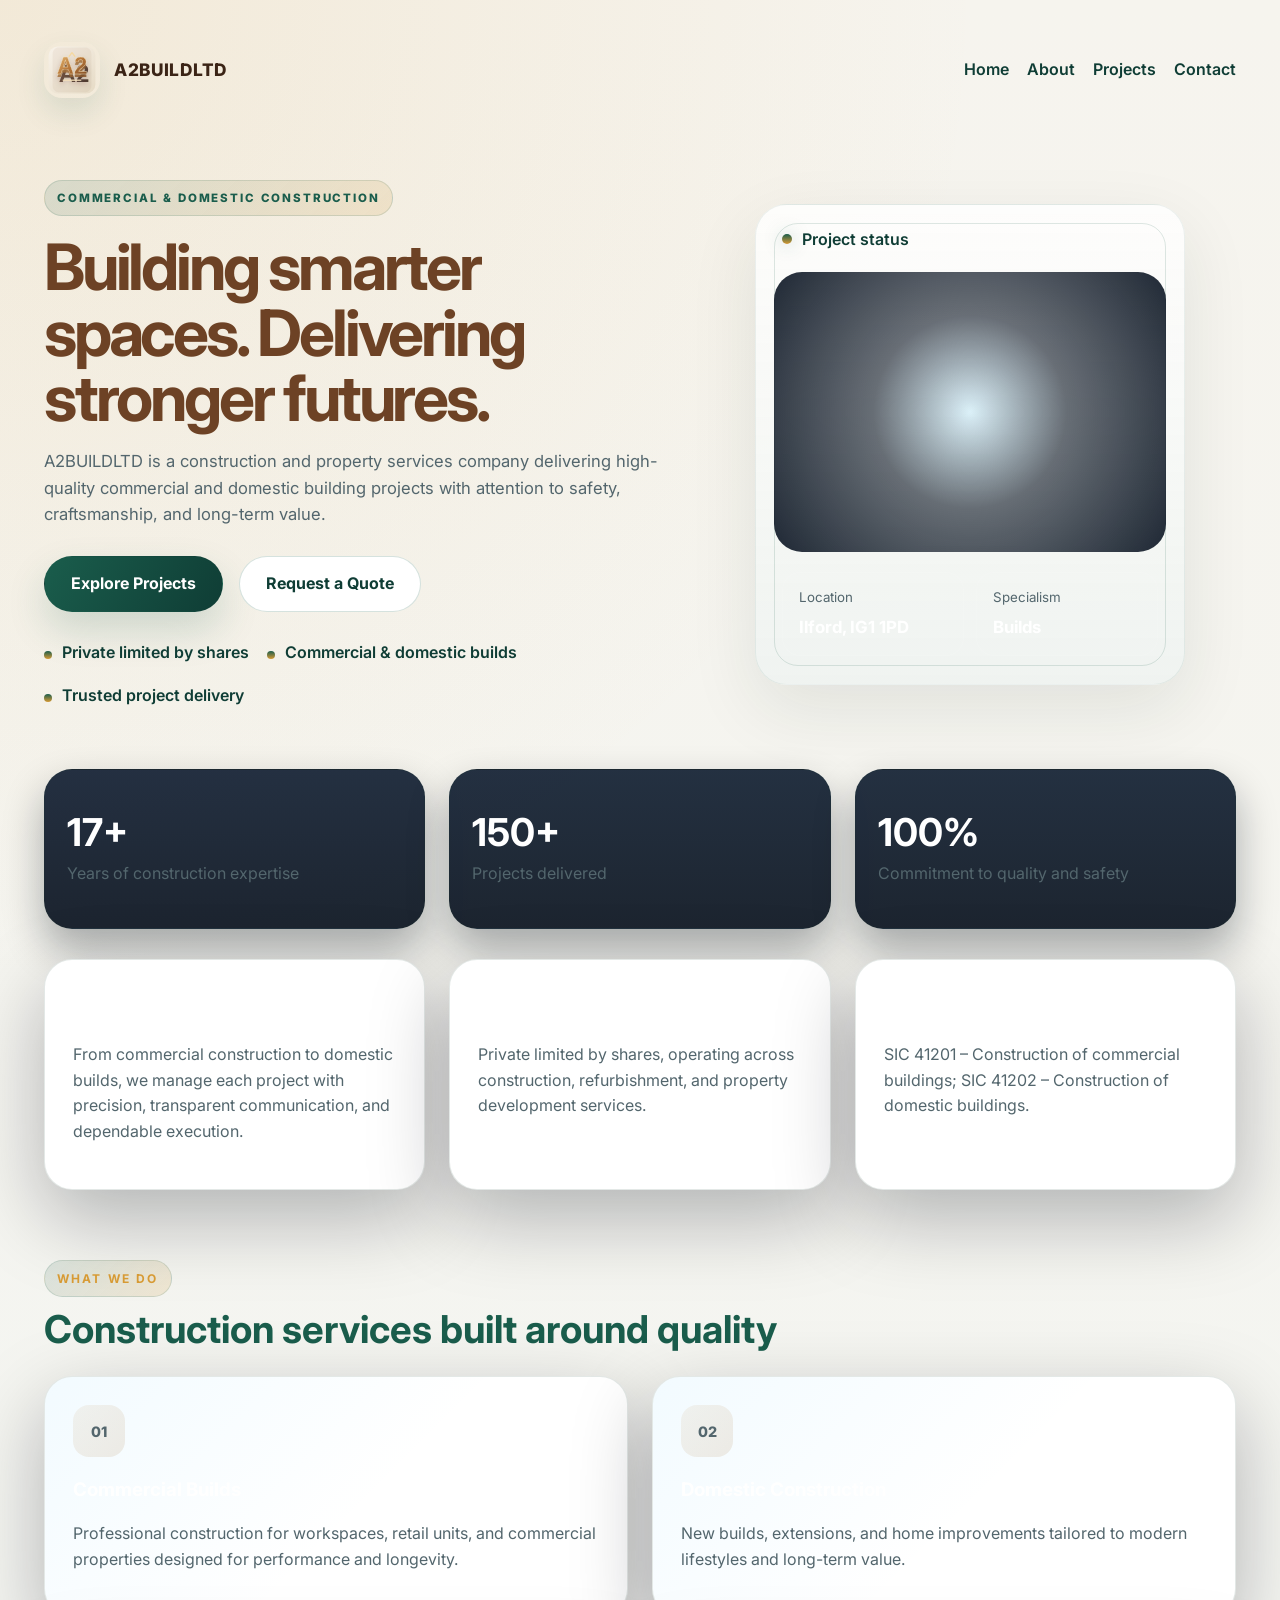
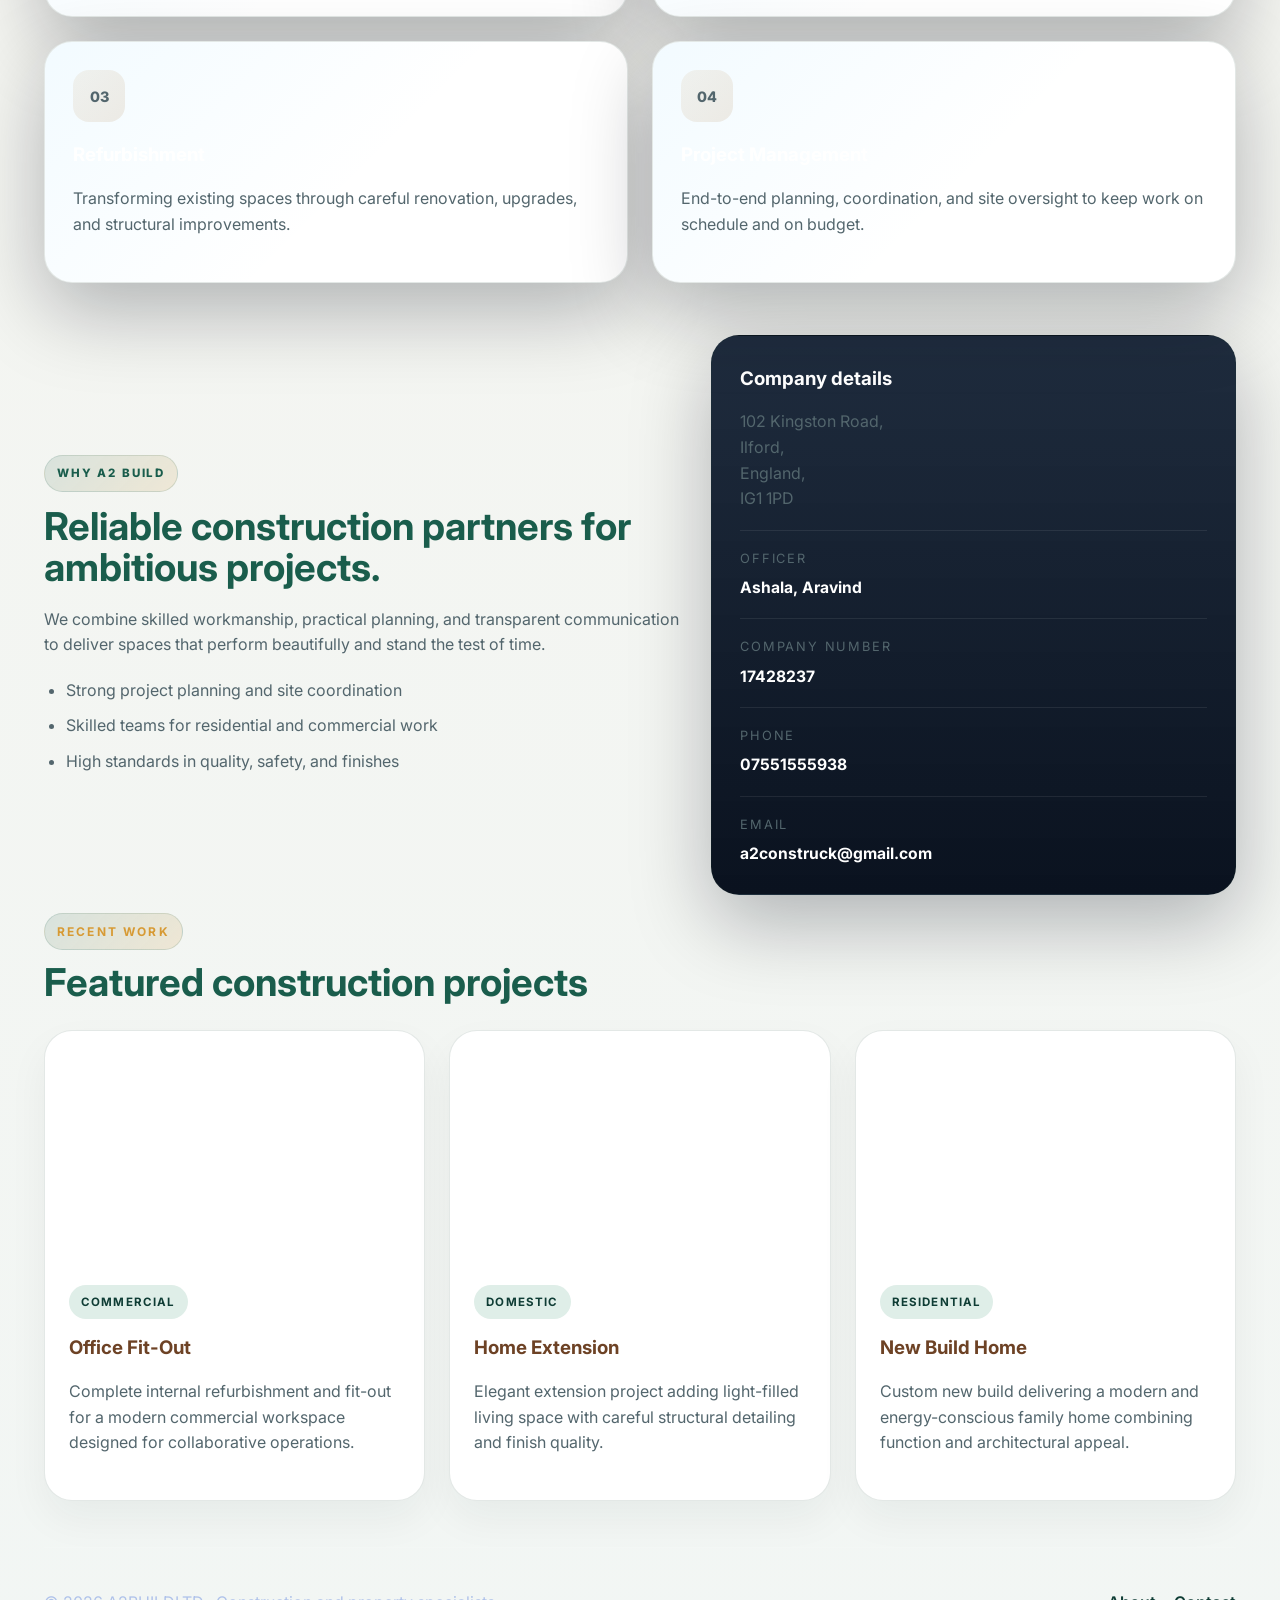
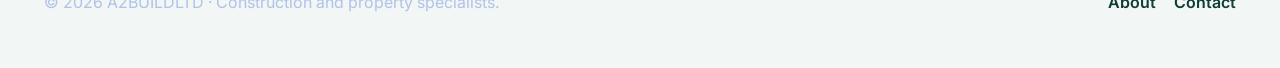
<file: index.html>
<!DOCTYPE html>
<html lang="en">
<head>
  <meta charset="UTF-8" />
  <meta name="viewport" content="width=device-width, initial-scale=1.0" />
  <title>A2BUILDLTD | Construction & Property Specialists</title>
  <meta name="description" content="A2BUILDLTD delivers professional construction, renovation, and property development services for commercial and domestic projects." />
  <link rel="preconnect" href="https://fonts.googleapis.com" />
  <link rel="preconnect" href="https://fonts.gstatic.com" crossorigin />
  <link href="https://fonts.googleapis.com/css2?family=Inter:wght@400;500;600;700;800&display=swap" rel="stylesheet" />
  <link rel="stylesheet" href="styles.css" />
</head>
<body>
  <div class="page-shell">
    <header class="site-header">
      <a class="brand" href="index.html" aria-label="A2BUILDLTD home">
        <img src="assets/logo.svg" alt="A2BUILDLTD logo" class="brand-mark" />
        <span>A2BUILDLTD</span>
      </a>
      <nav class="site-nav">
        <a href="index.html">Home</a>
        <a href="about.html">About</a>
        <a href="suggestions.html">Projects</a>
        <a href="contact.html">Contact</a>
      </nav>
    </header>

    <main>
      <section class="hero-section">
        <div class="hero-copy">
          <span class="eyebrow">Commercial & domestic construction</span>
          <h1>Building smarter spaces. Delivering stronger futures.</h1>
          <p>A2BUILDLTD is a construction and property services company delivering high-quality commercial and domestic building projects with attention to safety, craftsmanship, and long-term value.</p>
          <div class="hero-actions">
            <a class="btn btn-primary" href="suggestions.html">Explore Projects</a>
            <a class="btn btn-outline" href="contact.html">Request a Quote</a>
          </div>
          <ul class="hero-trust">
            <li>Private limited by shares</li>
            <li>Commercial & domestic builds</li>
            <li>Trusted project delivery</li>
          </ul>
        </div>

        <div class="hero-visual">
          <div class="showcase-card" id="heroCard">
            <div class="panel-header">
              <span class="status-dot"></span>
              <span>Project status</span>
            </div>
            <div class="office-visual" aria-label="Construction site photograph"></div>
            <div class="info-strip">
              <div>
                <small>Location</small>
                <strong>Ilford, IG1 1PD</strong>
              </div>
              <div>
                <small>Specialism</small>
                <strong>Builds</strong>
              </div>
            </div>
          </div>
        </div>
      </section>

      <section class="stats-grid" aria-label="company metrics">
        <article>
          <strong>17+</strong>
          <span>Years of construction expertise</span>
        </article>
        <article>
          <strong>150+</strong>
          <span>Projects delivered</span>
        </article>
        <article>
          <strong>100%</strong>
          <span>Commitment to quality and safety</span>
        </article>
      </section>

      <section class="info-grid" id="about">
        <article>
          <h2>Our focus</h2>
          <p>From commercial construction to domestic builds, we manage each project with precision, transparent communication, and dependable execution.</p>
        </article>
        <article>
          <h2>Company type</h2>
          <p>Private limited by shares, operating across construction, refurbishment, and property development services.</p>
        </article>
        <article>
          <h2>Nature of business</h2>
          <p>SIC 41201 – Construction of commercial buildings; SIC 41202 – Construction of domestic buildings.</p>
        </article>
      </section>

      <section class="services-section" id="services">
        <div class="section-header">
          <span>What we do</span>
          <h2 style="color: #1a5d4c;">Construction services built around quality</h2>
        </div>
        <div class="card-grid">
          <article class="feature-card">
            <div class="icon">01</div>
            <h3>Commercial Builds</h3>
            <p>Professional construction for workspaces, retail units, and commercial properties designed for performance and longevity.</p>
          </article>
          <article class="feature-card">
            <div class="icon">02</div>
            <h3>Domestic Construction</h3>
            <p>New builds, extensions, and home improvements tailored to modern lifestyles and long-term value.</p>
          </article>
          <article class="feature-card">
            <div class="icon">03</div>
            <h3>Refurbishment</h3>
            <p>Transforming existing spaces through careful renovation, upgrades, and structural improvements.</p>
          </article>
          <article class="feature-card">
            <div class="icon">04</div>
            <h3>Project Management</h3>
            <p>End-to-end planning, coordination, and site oversight to keep work on schedule and on budget.</p>
          </article>
        </div>
      </section>

      <section class="showcase-panel">
        <div class="showcase-copy">
          <span class="eyebrow">Why A2 BUILD</span>
          <h2 style="color: #1a5d4c;">Reliable construction partners for ambitious projects.</h2>
          <p>We combine skilled workmanship, practical planning, and transparent communication to deliver spaces that perform beautifully and stand the test of time.</p>
          <ul>
            <li>Strong project planning and site coordination</li>
            <li>Skilled teams for residential and commercial work</li>
            <li>High standards in quality, safety, and finishes</li>
          </ul>
        </div>

        <div class="address-card">
          <h3>Company details</h3>
          <p>102 Kingston Road,<br />Ilford,<br />England,<br />IG1 1PD</p>
          <div class="mini-detail">
            <span>Officer</span>
            <strong>Ashala, Aravind</strong>
          </div>
          <div class="mini-detail">
            <span>Company number</span>
            <strong>17428237</strong>
          </div>
          <div class="mini-detail">
            <span>Phone</span>
            <strong>07551555938</strong>
          </div>
          <div class="mini-detail">
            <span>Email</span>
            <strong>a2construck@gmail.com</strong>
          </div>
        </div>
      </section>

      <section class="projects-section">
        <div class="section-header">
          <span>Recent work</span>
          <h2 style="color: #1a5d4c;">Featured construction projects</h2>
        </div>
        <div class="project-grid">
          <article class="project-card">
            <div class="project-image" style="background-image:url('https://images.unsplash.com/photo-1504307651254-35680f356dfd?auto=format&fit=crop&w=900&q=80');"></div>
            <div class="project-body">
              <span class="meta">Commercial</span>
              <h3>Office Fit-Out</h3>
              <p>Complete internal refurbishment and fit-out for a modern commercial workspace designed for collaborative operations.</p>
            </div>
          </article>
          <article class="project-card">
            <div class="project-image" style="background-image:url('https://images.unsplash.com/photo-1484154218962-a197022b5858?auto=format&fit=crop&w=900&q=80');"></div>
            <div class="project-body">
              <span class="meta">Domestic</span>
              <h3>Home Extension</h3>
              <p>Elegant extension project adding light-filled living space with careful structural detailing and finish quality.</p>
            </div>
          </article>
          <article class="project-card">
            <div class="project-image" style="background-image:url('https://images.unsplash.com/photo-1512917774080-9991f1c4c750?auto=format&fit=crop&w=900&q=80');"></div>
            <div class="project-body">
              <span class="meta">Residential</span>
              <h3>New Build Home</h3>
              <p>Custom new build delivering a modern and energy-conscious family home combining function and architectural appeal.</p>
            </div>
          </article>
        </div>
      </section>
    </main>

    <footer class="site-footer">
      <p>&copy; 2026 A2BUILDLTD · Construction and property specialists.</p>
      <div class="footer-links">
        <a href="about.html">About</a>
        <a href="contact.html">Contact</a>
      </div>
    </footer>
  </div>
  <script src="script.js"></script>
</body>
</html>
</file>
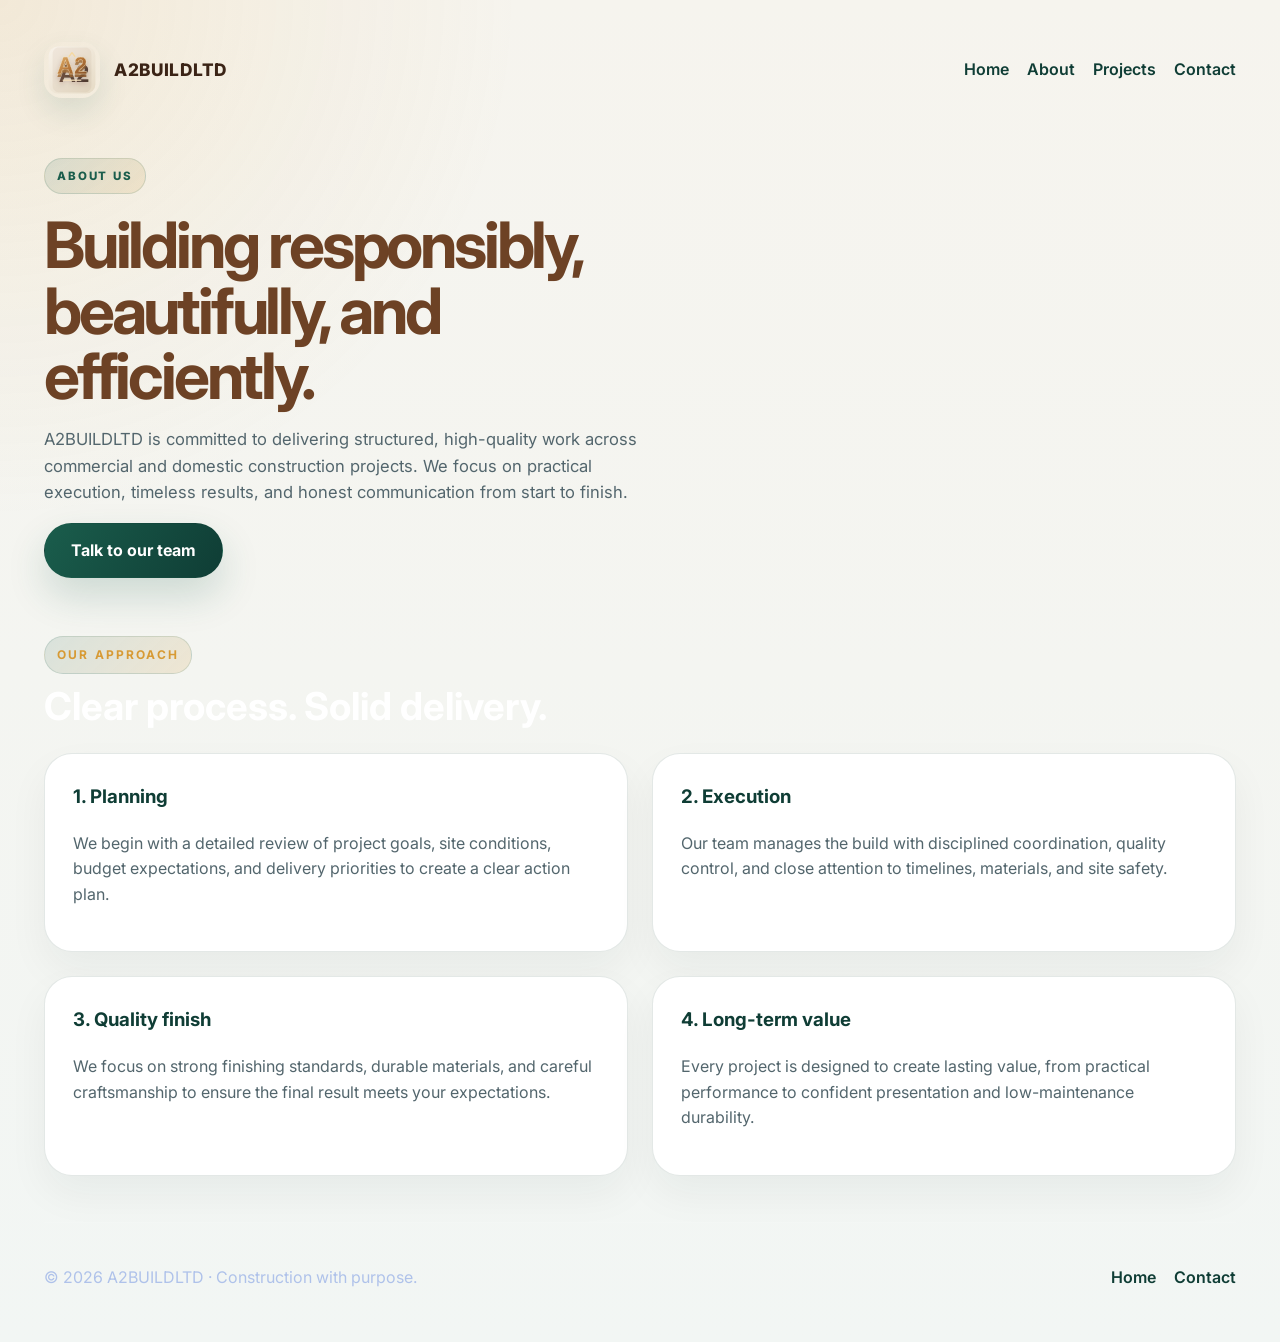
<file: about.html>
<!DOCTYPE html>
<html lang="en">
<head>
  <meta charset="UTF-8" />
  <meta name="viewport" content="width=device-width, initial-scale=1.0" />
  <title>About | A2BUILDLTD</title>
  <meta name="description" content="Learn about A2BUILDLTD and our construction approach." />
  <link rel="preconnect" href="https://fonts.googleapis.com" />
  <link rel="preconnect" href="https://fonts.gstatic.com" crossorigin />
  <link href="https://fonts.googleapis.com/css2?family=Inter:wght@400;500;600;700;800&display=swap" rel="stylesheet" />
  <link rel="stylesheet" href="styles.css" />
</head>
<body>
  <div class="page-shell">
    <header class="site-header">
      <a class="brand" href="index.html" aria-label="A2BUILDLTD home">
        <img src="assets/logo.svg" alt="A2BUILDLTD logo" class="brand-mark" />
        <span>A2BUILDLTD</span>
      </a>
      <nav class="site-nav">
        <a href="index.html">Home</a>
        <a href="about.html">About</a>
        <a href="suggestions.html">Projects</a>
        <a href="contact.html">Contact</a>
      </nav>
    </header>

    <main>
      <section class="hero-section hero-small">
        <div class="hero-copy">
          <span class="eyebrow">About us</span>
          <h1>Building responsibly, beautifully, and efficiently.</h1>
          <p>A2BUILDLTD is committed to delivering structured, high-quality work across commercial and domestic construction projects. We focus on practical execution, timeless results, and honest communication from start to finish.</p>
          <a class="btn btn-primary" href="contact.html">Talk to our team</a>
        </div>
      </section>

      <section class="projects-section">
        <div class="section-header">
          <span>Our approach</span>
          <h2>Clear process. Solid delivery.</h2>
        </div>
        <div class="story-grid">
          <article class="story-card">
            <h3>1. Planning</h3>
            <p>We begin with a detailed review of project goals, site conditions, budget expectations, and delivery priorities to create a clear action plan.</p>
          </article>
          <article class="story-card">
            <h3>2. Execution</h3>
            <p>Our team manages the build with disciplined coordination, quality control, and close attention to timelines, materials, and site safety.</p>
          </article>
          <article class="story-card">
            <h3>3. Quality finish</h3>
            <p>We focus on strong finishing standards, durable materials, and careful craftsmanship to ensure the final result meets your expectations.</p>
          </article>
          <article class="story-card">
            <h3>4. Long-term value</h3>
            <p>Every project is designed to create lasting value, from practical performance to confident presentation and low-maintenance durability.</p>
          </article>
        </div>
      </section>
    </main>

    <footer class="site-footer">
      <p>&copy; 2026 A2BUILDLTD · Construction with purpose.</p>
      <div class="footer-links">
        <a href="index.html">Home</a>
        <a href="contact.html">Contact</a>
      </div>
    </footer>
  </div>
  <script src="script.js"></script>
</body>
</html>
</file>
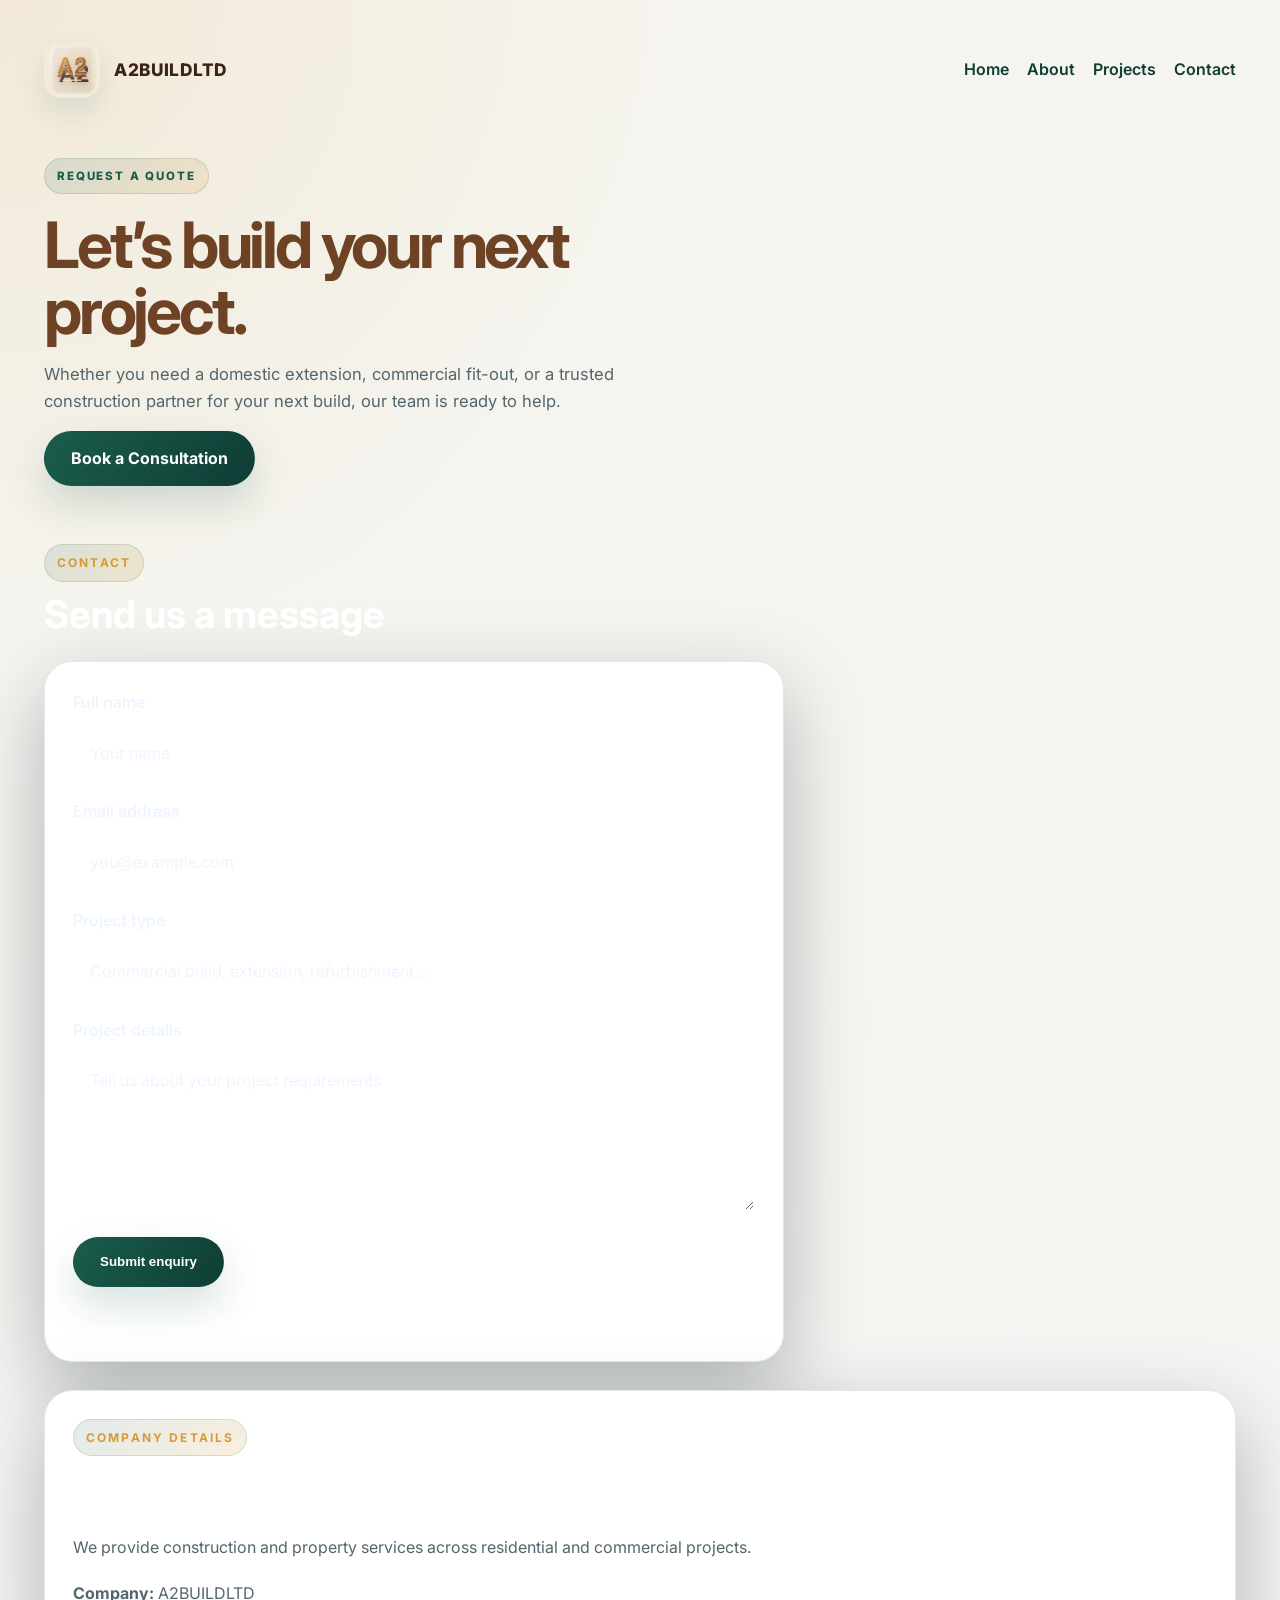
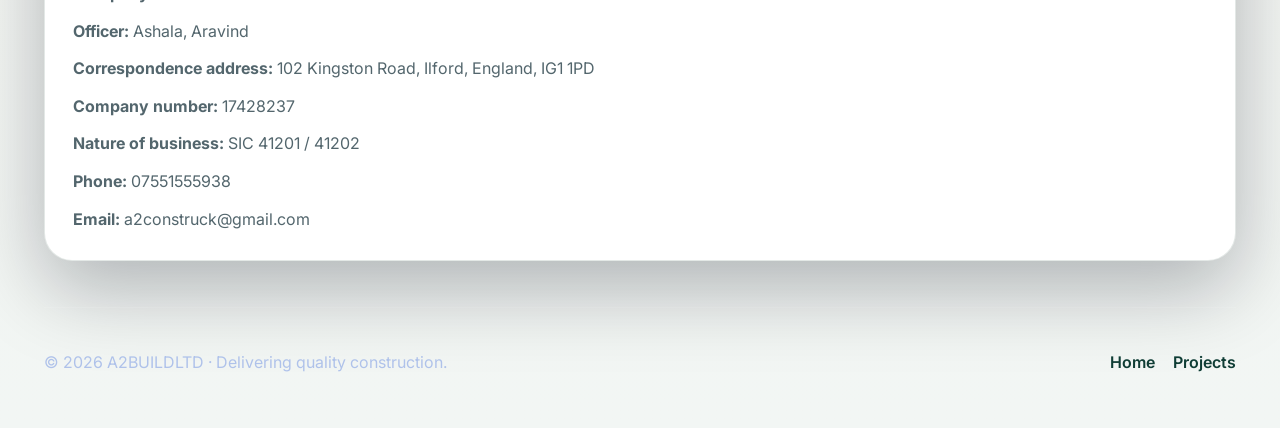
<file: contact.html>
<!DOCTYPE html>
<html lang="en">
<head>
  <meta charset="UTF-8" />
  <meta name="viewport" content="width=device-width, initial-scale=1.0" />
  <title>Contact | A2BUILDLTD</title>
  <meta name="description" content="Contact A2BUILDLTD for construction, refurbishment, and project enquiries." />
  <link rel="preconnect" href="https://fonts.googleapis.com" />
  <link rel="preconnect" href="https://fonts.gstatic.com" crossorigin />
  <link href="https://fonts.googleapis.com/css2?family=Inter:wght@400;500;600;700;800&display=swap" rel="stylesheet" />
  <link rel="stylesheet" href="styles.css" />
</head>
<body>
  <div class="page-shell">
    <header class="site-header">
      <a class="brand" href="index.html" aria-label="A2BUILDLTD home">
        <img src="assets/logo.svg" alt="A2BUILDLTD logo" class="brand-mark" />
        <span>A2BUILDLTD</span>
      </a>
      <nav class="site-nav">
        <a href="index.html">Home</a>
        <a href="about.html">About</a>
        <a href="suggestions.html">Projects</a>
        <a href="contact.html">Contact</a>
      </nav>
    </header>

    <main>
      <section class="hero-section hero-small">
        <div class="hero-copy">
          <span class="eyebrow">Request a quote</span>
          <h1>Let’s build your next project.</h1>
          <p>Whether you need a domestic extension, commercial fit-out, or a trusted construction partner for your next build, our team is ready to help.</p>
          <a class="btn btn-primary" href="#contact-form">Book a Consultation</a>
        </div>
      </section>

      <section class="form-section" id="contact-form">
        <div class="section-header">
          <span>Contact</span>
          <h2>Send us a message</h2>
        </div>
        <form class="card form-card" id="contactForm">
          <label for="contactName">Full name</label>
          <input type="text" id="contactName" name="contactName" placeholder="Your name" required />

          <label for="contactEmail">Email address</label>
          <input type="email" id="contactEmail" name="contactEmail" placeholder="you@example.com" required />

          <label for="subject">Project type</label>
          <input type="text" id="subject" name="subject" placeholder="Commercial build, extension, refurbishment..." required />

          <label for="contactMessage">Project details</label>
          <textarea id="contactMessage" name="contactMessage" rows="5" placeholder="Tell us about your project requirements" required></textarea>

          <button class="btn btn-primary" type="submit">Submit enquiry</button>
          <p class="form-status" id="contactStatus"></p>
        </form>

        <div class="contact-card company-details-final">
          <div class="section-header">
            <span>Company details</span>
            <h2>Our business profile</h2>
          </div>
          <p>We provide construction and property services across residential and commercial projects.</p>
          <ul>
            <li><strong>Company:</strong> A2BUILDLTD</li>
            <li><strong>Officer:</strong> Ashala, Aravind</li>
            <li><strong>Correspondence address:</strong> 102 Kingston Road, Ilford, England, IG1 1PD</li>
            <li><strong>Company number:</strong> 17428237</li>
            <li><strong>Nature of business:</strong> SIC 41201 / 41202</li>
            <li><strong>Phone:</strong> 07551555938</li>
            <li><strong>Email:</strong> a2construck@gmail.com</li>
          </ul>
        </div>
      </section>
    </main>

    <footer class="site-footer">
      <p>&copy; 2026 A2BUILDLTD · Delivering quality construction.</p>
      <div class="footer-links">
        <a href="index.html">Home</a>
        <a href="suggestions.html">Projects</a>
      </div>
    </footer>
  </div>
  <script src="script.js"></script>
</body>
</html>
</file>
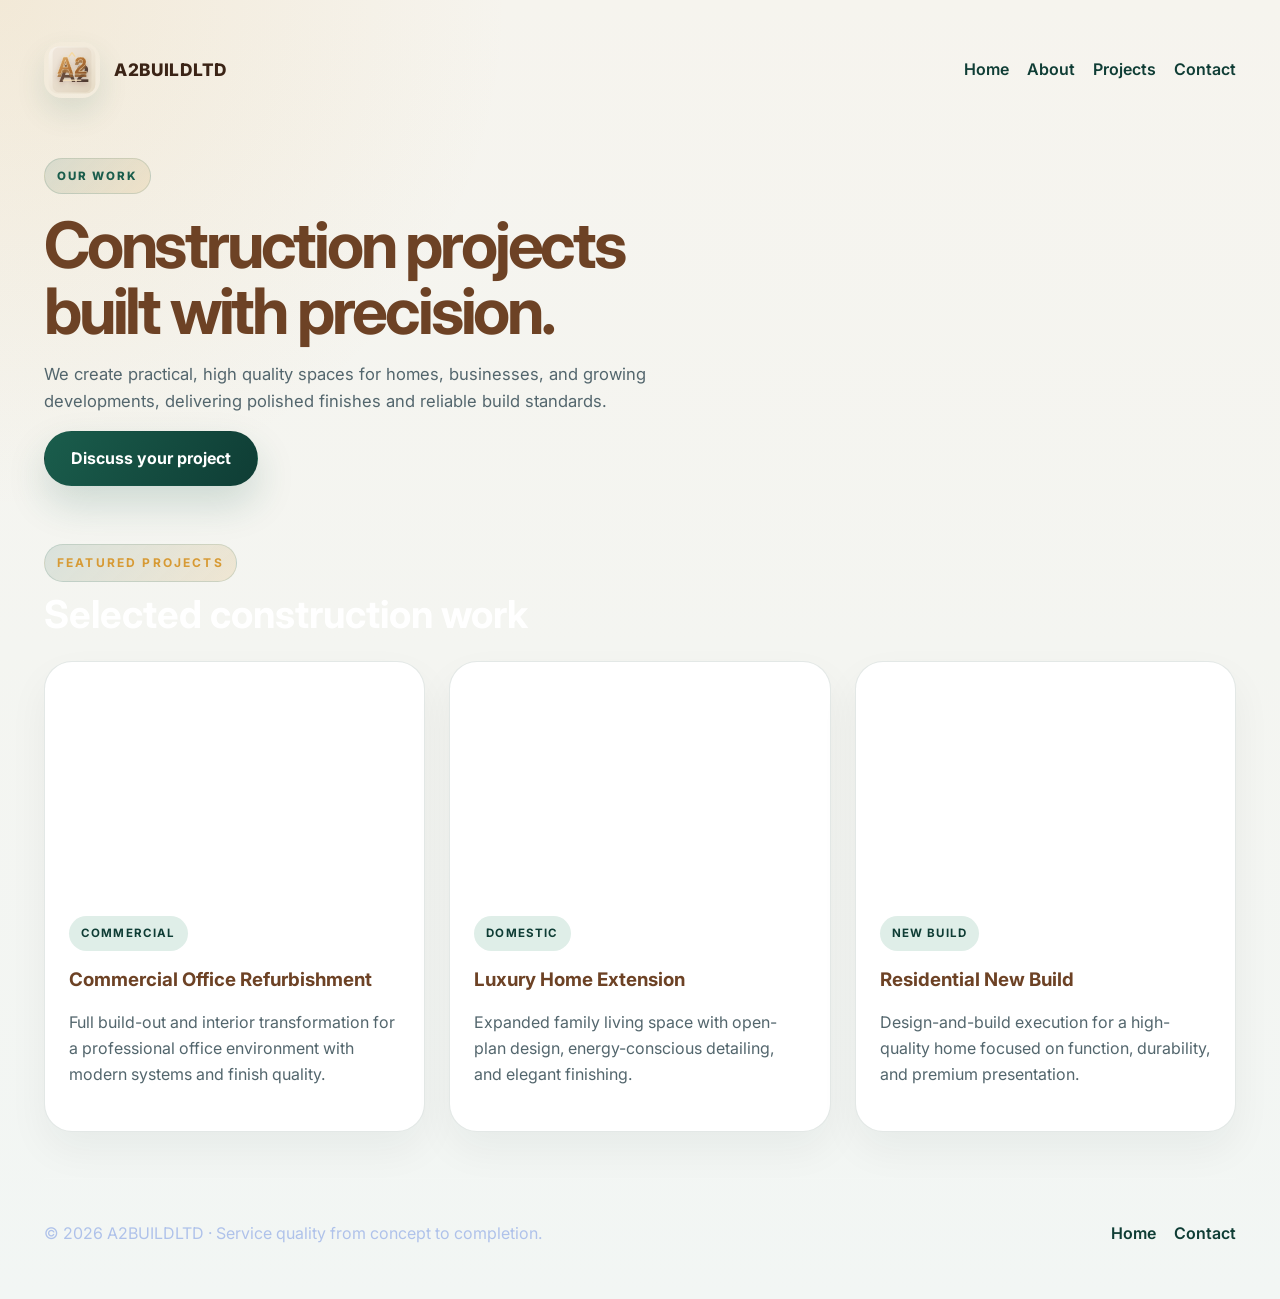
<file: suggestions.html>
<!DOCTYPE html>
<html lang="en">
<head>
  <meta charset="UTF-8" />
  <meta name="viewport" content="width=device-width, initial-scale=1.0" />
  <title>Projects | A2BUILDLTD</title>
  <meta name="description" content="Recent construction projects completed by A2BUILDLTD." />
  <link rel="preconnect" href="https://fonts.googleapis.com" />
  <link rel="preconnect" href="https://fonts.gstatic.com" crossorigin />
  <link href="https://fonts.googleapis.com/css2?family=Inter:wght@400;500;600;700;800&display=swap" rel="stylesheet" />
  <link rel="stylesheet" href="styles.css" />
</head>
<body>
  <div class="page-shell">
    <header class="site-header">
      <a class="brand" href="index.html" aria-label="A2BUILDLTD home">
        <img src="assets/logo.svg" alt="A2BUILDLTD logo" class="brand-mark" />
        <span>A2BUILDLTD</span>
      </a>
      <nav class="site-nav">
        <a href="index.html">Home</a>
        <a href="about.html">About</a>
        <a href="suggestions.html">Projects</a>
        <a href="contact.html">Contact</a>
      </nav>
    </header>

    <main>
      <section class="hero-section hero-small">
        <div class="hero-copy">
          <span class="eyebrow">Our work</span>
          <h1>Construction projects built with precision.</h1>
          <p>We create practical, high quality spaces for homes, businesses, and growing developments, delivering polished finishes and reliable build standards.</p>
          <a class="btn btn-primary" href="contact.html">Discuss your project</a>
        </div>
      </section>

      <section class="projects-section">
        <div class="section-header">
          <span>Featured projects</span>
          <h2>Selected construction work</h2>
        </div>
        <div class="project-grid">
          <article class="project-card">
            <div class="project-image" style="background-image:url('https://images.unsplash.com/photo-1504307651254-35680f356dfd?auto=format&fit=crop&w=900&q=80');"></div>
            <div class="project-body">
              <span class="meta">Commercial</span>
              <h3>Commercial Office Refurbishment</h3>
              <p>Full build-out and interior transformation for a professional office environment with modern systems and finish quality.</p>
            </div>
          </article>
          <article class="project-card">
            <div class="project-image" style="background-image:url('https://images.unsplash.com/photo-1484154218962-a197022b5858?auto=format&fit=crop&w=900&q=80');"></div>
            <div class="project-body">
              <span class="meta">Domestic</span>
              <h3>Luxury Home Extension</h3>
              <p>Expanded family living space with open-plan design, energy-conscious detailing, and elegant finishing.</p>
            </div>
          </article>
          <article class="project-card">
            <div class="project-image" style="background-image:url('https://images.unsplash.com/photo-1512917774080-9991f1c4c750?auto=format&fit=crop&w=900&q=80');"></div>
            <div class="project-body">
              <span class="meta">New Build</span>
              <h3>Residential New Build</h3>
              <p>Design-and-build execution for a high-quality home focused on function, durability, and premium presentation.</p>
            </div>
          </article>
        </div>
      </section>
    </main>

    <footer class="site-footer">
      <p>&copy; 2026 A2BUILDLTD · Service quality from concept to completion.</p>
      <div class="footer-links">
        <a href="index.html">Home</a>
        <a href="contact.html">Contact</a>
      </div>
    </footer>
  </div>
  <script src="script.js"></script>
</body>
</html>
</file>
<file: styles.css>
:root {
  color-scheme: light;
  font-family: 'Inter', sans-serif;
  color: #1f2b2d;
  background: #f5f1e7;
  --bg: #f7f4ee;
  --bg-soft: #eef4f1;
  --surface: #ffffff;
  --surface-alt: #f0f5f2;
  --surface-strong: #edf3f1;
  --border: rgba(26, 69, 52, 0.12);
  --primary: #1a5d4c;
  --primary-dark: #0f3d35;
  --primary-soft: #dfeee8;
  --accent: #d79a34;
  --accent-soft: #f5e5bf;
  --heading: #6d4225;
  --heading-deep: #3b2416;
  --text: #1f2b2d;
  --text-muted: #53666d;
  --shadow: rgba(18, 36, 31, 0.08);
}

* {
  box-sizing: border-box;
}

html {
  scroll-behavior: smooth;
}

body {
  margin: 0;
  min-height: 100vh;
  line-height: 1.6;
  background:
    radial-gradient(circle at top left, rgba(215, 154, 52, 0.12), transparent 28%),
    linear-gradient(180deg, #f6f4ee 0%, #f2f6f4 100%);
  color: var(--text-muted);
}

img {
  max-width: 100%;
  display: block;
}

.page-shell {
  max-width: 1240px;
  margin: 0 auto;
  padding: 24px 24px 36px;
}

.site-header {
  display: flex;
  align-items: center;
  justify-content: space-between;
  gap: 24px;
  padding: 18px 0 12px;
}

.brand {
  display: inline-flex;
  align-items: center;
  gap: 14px;
  text-decoration: none;
  color: var(--heading-deep);
  font-size: 1.08rem;
  font-weight: 800;
  letter-spacing: 0.04em;
}

.brand-mark {
  width: 56px;
  height: 56px;
  border-radius: 18px;
  box-shadow: 0 14px 30px rgba(26, 93, 76, 0.12);
}

.site-nav {
  display: flex;
  align-items: center;
  gap: 18px;
  flex-wrap: wrap;
}

.site-nav a,
.footer-links a {
  position: relative;
  color: var(--primary-dark);
  text-decoration: none;
  font-weight: 600;
  transition: color 0.2s ease;
}

.site-nav a::after,
.footer-links a::after {
  content: "";
  position: absolute;
  left: 0;
  bottom: -6px;
  width: 100%;
  height: 2px;
  background: linear-gradient(90deg, var(--primary), var(--accent));
  transform: scaleX(0);
  transform-origin: left;
  transition: transform 0.25s ease;
}

.site-nav a:hover::after,
.footer-links a:hover::after,
.site-nav a:hover,
.footer-links a:hover {
  color: var(--primary);
}

.site-nav a:hover::after,
.footer-links a:hover::after {
  transform: scaleX(1);
}

.hero-section {
  display: grid;
  grid-template-columns: 1.08fr 0.92fr;
  gap: 34px;
  align-items: center;
  padding: 70px 0 40px;
}

.hero-small {
  padding-top: 48px;
}

.hero-copy {
  max-width: 620px;
}

.eyebrow {
  display: inline-flex;
  align-items: center;
  gap: 10px;
  padding: 8px 12px;
  border-radius: 999px;
  background: linear-gradient(135deg, rgba(26, 93, 76, 0.12), rgba(215, 154, 52, 0.15));
  border: 1px solid rgba(26, 93, 76, 0.14);
  color: var(--primary);
  font-size: 0.72rem;
  text-transform: uppercase;
  letter-spacing: 0.16em;
  font-weight: 800;
}

.hero-copy h1 {
  margin: 18px 0 18px;
  font-size: clamp(2.6rem, 5vw, 4.4rem);
  line-height: 1.02;
  letter-spacing: -0.05em;
  color: var(--heading);
}

.hero-copy p {
  color: var(--text-muted);
  max-width: 620px;
  font-size: 1.04rem;
}

.hero-actions {
  display: flex;
  flex-wrap: wrap;
  gap: 16px;
  margin-top: 28px;
}

.btn {
  display: inline-flex;
  align-items: center;
  justify-content: center;
  min-height: 50px;
  padding: 14px 26px;
  border-radius: 999px;
  text-decoration: none;
  font-weight: 700;
  transition: transform 0.2s ease, box-shadow 0.2s ease;
  border: 1px solid transparent;
}

.btn:hover {
  transform: translateY(-2px);
}

.btn-primary {
  background: linear-gradient(120deg, var(--primary) 0%, var(--primary-dark) 100%);
  color: #ffffff;
  box-shadow: 0 18px 38px rgba(26, 93, 76, 0.18);
}

.btn-outline {
  background: #ffffff;
  border-color: rgba(26, 93, 76, 0.18);
  color: var(--primary-dark);
}

.hero-trust {
  display: flex;
  flex-wrap: wrap;
  gap: 18px;
  margin: 28px 0 0;
  padding: 0;
  list-style: none;
}

.hero-trust li {
  position: relative;
  color: var(--primary-dark);
  padding-left: 18px;
  font-weight: 600;
}

.hero-trust li::before {
  content: "";
  position: absolute;
  left: 0;
  top: 11px;
  width: 8px;
  height: 8px;
  border-radius: 50%;
  background: linear-gradient(180deg, var(--primary), var(--accent));
}

.hero-visual {
  display: flex;
  justify-content: center;
  perspective: 1200px;
}

.hero-visual img {
  width: 100%;
  height: 100%;
  object-fit: cover;
  border-radius: 32px;
  box-shadow: 0 28px 64px rgba(18, 35, 31, 0.12);
}

.showcase-card {
  position: relative;
  width: min(430px, 100%);
  min-height: 460px;
  border-radius: 32px;
  background: linear-gradient(180deg, rgba(255,255,255,0.8), rgba(239,243,240,0.9));
  border: 1px solid rgba(26, 93, 76, 0.08);
  box-shadow: 0 24px 70px rgba(20, 42, 33, 0.09);
  overflow: hidden;
  transform-style: preserve-3d;
  transition: transform 0.25s ease;
}

.showcase-card::before {
  content: "";
  position: absolute;
  inset: 18px;
  border-radius: 24px;
  border: 1px solid rgba(26, 93, 76, 0.14);
  transform: translateZ(25px);
}

.panel-header {
  display: flex;
  align-items: center;
  gap: 10px;
  padding: 22px 26px 0;
  color: var(--primary-dark);
  font-weight: 600;
}

.status-dot {
  width: 10px;
  height: 10px;
  border-radius: 50%;
  background: linear-gradient(180deg, var(--primary), var(--accent));
  box-shadow: 0 0 18px rgba(26, 93, 76, 0.35);
}

.office-visual {
  position: relative;
  height: 280px;
  margin: 20px 18px 0;
  border-radius: 28px;
  overflow: hidden;
  transform: translateZ(48px);
  background: linear-gradient(135deg, rgba(31, 86, 67, 0.12), rgba(215, 154, 52, 0.14));
}

.office-visual::before {
  content: "";
  position: absolute;
  inset: 0;
  background: url('https://images.unsplash.com/photo-1504307651254-35680f356dfd?auto=format&fit=crop&w=900&q=80') center/cover no-repeat;
  filter: saturate(0.9) contrast(1.1);
}

.building-glow {
  position: absolute;
  inset: 6% 12% 12%;
  border-radius: 20px;
  background: linear-gradient(180deg, rgba(26, 93, 76, 0.12), rgba(215, 154, 52, 0.1));
  filter: blur(18px);
}

.info-strip {
  display: grid;
  grid-template-columns: repeat(2, minmax(0, 1fr));
  gap: 12px;
  padding: 20px 26px 28px;
  transform: translateZ(56px);
}

.info-strip div {
  padding: 14px 16px;
  border-radius: 18px;
  background: rgba(255,255,255,0.7);
  border: 1px solid rgba(26, 93, 76, 0.08);
}

.info-strip small {
  display: block;
  color: var(--text-muted);
  margin-bottom: 6px;
}

.info-strip strong {
  color: var(--primary-dark);
  font-size: 1.05rem;
}

.stats-grid,
.info-grid,
.card-grid,
.suggestion-grid {
  display: grid;
  gap: 24px;
}

.stats-grid {
  grid-template-columns: repeat(3, minmax(200px, 1fr));
  margin: 20px 0 30px;
}

.stats-grid article {
  display: flex;
  flex-direction: column;
  justify-content: center;
  min-height: 160px;
  border-radius: 28px;
  background: linear-gradient(180deg, rgba(255,255,255,0.95), rgba(240,245,242,0.9));
  border: 1px solid var(--border);
  box-shadow: 0 12px 30px rgba(18, 36, 31, 0.05);
  padding: 28px 22px;
}

.stats-grid strong {
  font-size: clamp(2rem, 3vw, 2.8rem);
  color: var(--primary-dark);
  line-height: 1.1;
}

.stats-grid span {
  color: var(--text-muted);
  margin-top: 8px;
}

.info-grid {
  grid-template-columns: repeat(3, minmax(220px, 1fr));
  margin: 16px 0 52px;
}

.info-grid article,
.feature-card,
.contact-card,
.form-card,
.address-card,
.project-card {
  background: var(--surface);
  border: 1px solid var(--border);
  border-radius: 28px;
  padding: 28px;
  box-shadow: 0 18px 40px rgba(18, 36, 31, 0.05);
}

.info-grid h2,
.feature-card h3,
.address-card h3,
.contact-card h3,
.project-card h3 {
  margin: 0 0 12px;
  color: var(--heading);
}

.info-grid p,
.feature-card p,
.address-card p,
.contact-card p,
.project-card p {
  color: var(--text-muted);
}

.services-section,
.form-section,
.projects-section {
  padding-top: 18px;
}

.section-header {
  margin-bottom: 26px;
}

.section-header span {
  display: inline-block;
  padding: 8px 12px;
  margin-bottom: 12px;
  border-radius: 999px;
  background: linear-gradient(135deg, rgba(26, 93, 76, 0.12), rgba(215, 154, 52, 0.16));
  border: 1px solid rgba(26, 93, 76, 0.14);
  color: var(--primary);
  text-transform: uppercase;
  letter-spacing: 0.16em;
  font-weight: 800;
  font-size: 0.72rem;
}

.section-header h2 {
  margin: 0;
  color: var(--heading);
  font-size: clamp(2rem, 3vw, 2.6rem);
  line-height: 1.08;
}

.card-grid {
  grid-template-columns: repeat(2, minmax(260px, 1fr));
}

.feature-card {
  position: relative;
  overflow: hidden;
}

.feature-card::before {
  content: "";
  position: absolute;
  inset: 0;
  background: linear-gradient(135deg, rgba(26, 93, 76, 0.03), transparent 55%);
}

.feature-card > * {
  position: relative;
  z-index: 1;
}

.icon {
  display: inline-flex;
  align-items: center;
  justify-content: center;
  width: 52px;
  height: 52px;
  border-radius: 16px;
  background: linear-gradient(135deg, rgba(26, 93, 76, 0.08), rgba(215, 154, 52, 0.12));
  color: var(--primary);
  font-size: 0.9rem;
  font-weight: 800;
  margin-bottom: 18px;
}

.showcase-panel {
  display: grid;
  grid-template-columns: 1.1fr 0.9fr;
  gap: 26px;
  margin-top: 52px;
  align-items: center;
}

.showcase-copy {
  padding: 16px 0;
}

.showcase-copy h2 {
  color: var(--heading);
  font-size: clamp(2rem, 3vw, 2.9rem);
  margin: 14px 0 18px;
  line-height: 1.08;
}

.showcase-copy p,
.showcase-copy li {
  color: var(--text-muted);
}

.showcase-copy ul {
  margin: 20px 0 0;
  padding-left: 22px;
  display: grid;
  gap: 10px;
}

.address-card {
  background: linear-gradient(180deg, rgba(255,255,255,0.95), rgba(240,245,242,0.98));
}

.mini-detail {
  display: grid;
  gap: 6px;
  margin-top: 18px;
  padding-top: 18px;
  border-top: 1px solid rgba(26, 93, 76, 0.08);
}

.mini-detail span {
  color: var(--text-muted);
  font-size: 0.8rem;
  text-transform: uppercase;
  letter-spacing: 0.14em;
}

.mini-detail strong {
  color: var(--primary-dark);
  font-size: 0.98rem;
}

label {
  display: block;
  margin-bottom: 10px;
  font-weight: 600;
  color: var(--primary-dark);
}

input,
select,
textarea {
  width: 100%;
  padding: 14px 16px;
  border-radius: 18px;
  border: 1px solid rgba(26, 93, 76, 0.12);
  background: rgba(255,255,255,0.8);
  color: var(--text);
  outline: none;
  font: inherit;
  margin-bottom: 18px;
}

input::placeholder,
textarea::placeholder {
  color: rgba(83, 102, 109, 0.75);
}

input:focus,
select:focus,
textarea:focus {
  border-color: rgba(26, 93, 76, 0.4);
  box-shadow: 0 0 0 4px rgba(26, 93, 76, 0.08);
}

.form-card {
  max-width: 740px;
}

.contact-card {
  margin-top: 28px;
}

.contact-card ul {
  list-style: none;
  padding: 0;
  margin: 20px 0 0;
  display: grid;
  gap: 12px;
}

.contact-card li {
  color: var(--text-muted);
}

.form-status {
  min-height: 20px;
  margin-top: 10px;
  color: var(--primary);
}

.project-card {
  overflow: hidden;
  padding: 0;
}

.project-image {
  width: 100%;
  height: 230px;
  background-size: cover;
  background-position: center;
}

.project-card .project-body {
  padding: 24px 24px 28px;
}

.project-card .meta {
  display: inline-block;
  padding: 8px 12px;
  border-radius: 999px;
  background: var(--primary-soft);
  color: var(--primary-dark);
  font-size: 0.72rem;
  font-weight: 700;
  letter-spacing: 0.1em;
  text-transform: uppercase;
  margin-bottom: 14px;
}

.project-grid {
  display: grid;
  grid-template-columns: repeat(3, minmax(220px, 1fr));
  gap: 24px;
}

.story-grid {
  display: grid;
  grid-template-columns: repeat(2, minmax(240px, 1fr));
  gap: 24px;
}

.story-card {
  background: var(--surface);
  border: 1px solid var(--border);
  border-radius: 28px;
  padding: 28px;
  box-shadow: 0 18px 40px rgba(18, 36, 31, 0.05);
}

.story-card h3 {
  color: var(--primary-dark);
  margin-top: 0;
}

.site-footer {
  display: flex;
  flex-wrap: wrap;
  justify-content: space-between;
  align-items: center;
  gap: 18px;
  padding-top: 26px;
  margin-top: 46px;
  border-top: 1px solid rgba(26, 93, 76, 0.08);
  color: var(--text-muted);
}

.footer-links {
  display: flex;
  gap: 18px;
}

@media (max-width: 960px) {
  .hero-section,
  .showcase-panel {
    grid-template-columns: 1fr;
  }

  .stats-grid,
  .info-grid,
  .card-grid,
  .suggestion-grid,
  .project-grid,
  .story-grid {
    grid-template-columns: 1fr;
  }

  .site-header {
    flex-direction: column;
    align-items: flex-start;
  }
}

@media (max-width: 680px) {
  .page-shell {
    padding: 20px 18px 32px;
  }

  .hero-copy h1 {
    font-size: 2.5rem;
  }

  .site-nav,
  .hero-actions {
    flex-direction: column;
    align-items: flex-start;
  }

  .btn {
    width: 100%;
  }
}

.office-visual {
  position: relative;
  height: 280px;
  margin: 20px 18px 0;
  border-radius: 28px;
  background: radial-gradient(circle at center, rgba(90, 200, 255, 0.18), rgba(7, 17, 31, 0.6) 40%, rgba(7, 17, 31, 0.9));
  overflow: hidden;
  transform: translateZ(48px);
}

.building-glow {
  position: absolute;
  inset: 6% 12% 12%;
  border-radius: 20px;
  background: linear-gradient(180deg, rgba(125, 143, 255, 0.18), rgba(140, 232, 209, 0.08));
  filter: blur(18px);
}

.building-block {
  position: absolute;
  bottom: 16%;
  width: 24%;
  border-radius: 18px 18px 12px 12px;
  background: linear-gradient(180deg, rgba(154, 184, 255, 0.7), rgba(20, 38, 62, 0.96));
  box-shadow: inset 0 0 25px rgba(255, 255, 255, 0.08), 0 20px 35px rgba(0, 0, 0, 0.28);
}

.block-a {
  left: 18%;
  height: 48%;
}

.block-b {
  left: 38%;
  height: 62%;
  background: linear-gradient(180deg, rgba(112, 238, 218, 0.78), rgba(20, 38, 62, 0.96));
}

.block-c {
  left: 58%;
  height: 52%;
}

.info-strip {
  display: grid;
  grid-template-columns: repeat(2, minmax(0, 1fr));
  gap: 12px;
  padding: 20px 26px 28px;
  transform: translateZ(56px);
}

.info-strip div {
  padding: 14px 16px;
  border-radius: 18px;
  background: rgba(255, 255, 255, 0.04);
  border: 1px solid rgba(255, 255, 255, 0.08);
}

.info-strip small {
  display: block;
  color: var(--text-muted);
  margin-bottom: 6px;
}

.info-strip strong {
  color: #fff;
  font-size: 1.05rem;
}

.stats-grid,
.info-grid,
.card-grid,
.suggestion-grid {
  display: grid;
  gap: 24px;
}

.stats-grid {
  grid-template-columns: repeat(3, minmax(200px, 1fr));
  margin: 20px 0 30px;
}

.stats-grid article {
  display: flex;
  flex-direction: column;
  justify-content: center;
  min-height: 160px;
  border-radius: 28px;
  background: linear-gradient(180deg, rgba(17, 31, 50, 0.92), rgba(9, 18, 31, 0.92));
  border: 1px solid var(--border);
  box-shadow: 0 20px 40px rgba(7, 14, 25, 0.32);
  padding: 28px 22px;
}

.stats-grid strong {
  font-size: clamp(2rem, 3vw, 2.8rem);
  color: #fff;
  line-height: 1.1;
}

.stats-grid span {
  color: var(--text-muted);
  margin-top: 8px;
}

.info-grid {
  grid-template-columns: repeat(3, minmax(220px, 1fr));
  margin: 16px 0 52px;
}

.info-grid article,
.feature-card,
.contact-card,
.form-card,
.address-card {
  background: var(--surface);
  border: 1px solid var(--border);
  border-radius: 28px;
  padding: 28px;
  box-shadow: 0 28px 80px rgba(5, 8, 22, 0.28);
}

.info-grid h2,
.feature-card h3,
.address-card h3,
.contact-card h3 {
  margin: 0 0 12px;
  color: #ffffff;
}

.info-grid p,
.feature-card p,
.address-card p,
.contact-card p {
  color: var(--text-muted);
}

.services-section,
.form-section {
  padding-top: 18px;
}

.section-header {
  margin-bottom: 26px;
}

.section-header span {
  display: inline-block;
  color: var(--accent);
  text-transform: uppercase;
  letter-spacing: 0.18em;
  font-weight: 700;
  font-size: 0.75rem;
  margin-bottom: 12px;
}

.section-header h2 {
  margin: 0;
  color: #ffffff;
  font-size: clamp(2rem, 3vw, 2.6rem);
  line-height: 1.08;
}

.card-grid {
  grid-template-columns: repeat(2, minmax(260px, 1fr));
}

.feature-card {
  position: relative;
  overflow: hidden;
}

.feature-card::before {
  content: "";
  position: absolute;
  inset: 0;
  background: linear-gradient(135deg, rgba(92, 200, 255, 0.08), transparent 55%);
}

.feature-card > * {
  position: relative;
  z-index: 1;
}

.icon {
  display: inline-flex;
  align-items: center;
  justify-content: center;
  width: 52px;
  height: 52px;
  border-radius: 16px;
  background: linear-gradient(135deg, rgba(217, 195, 162, 0.18), rgba(179, 138, 90, 0.16));
  color: var(--accent-warm);
  font-size: 0.9rem;
  font-weight: 800;
  margin-bottom: 18px;
}

.showcase-panel {
  display: grid;
  grid-template-columns: 1.1fr 0.9fr;
  gap: 26px;
  margin-top: 52px;
  align-items: center;
}

.showcase-copy {
  padding: 16px 0;
}

.showcase-copy h2 {
  color: #fff;
  font-size: clamp(2rem, 3vw, 2.9rem);
  margin: 14px 0 18px;
  line-height: 1.08;
}

.showcase-copy p,
.showcase-copy li {
  color: var(--text-muted);
}

.showcase-copy ul {
  margin: 20px 0 0;
  padding-left: 22px;
  display: grid;
  gap: 10px;
}

.address-card {
  background: linear-gradient(180deg, rgba(17, 31, 50, 0.94), rgba(10, 18, 31, 1));
}

.mini-detail {
  display: grid;
  gap: 6px;
  margin-top: 18px;
  padding-top: 18px;
  border-top: 1px solid rgba(255, 255, 255, 0.08);
}

.mini-detail span {
  color: var(--text-muted);
  font-size: 0.8rem;
  text-transform: uppercase;
  letter-spacing: 0.14em;
}

.mini-detail strong {
  color: #fff;
  font-size: 0.98rem;
}

label {
  display: block;
  margin-bottom: 10px;
  font-weight: 600;
  color: #edf5ff;
}

input,
select,
textarea {
  width: 100%;
  padding: 14px 16px;
  border-radius: 18px;
  border: 1px solid rgba(255, 255, 255, 0.1);
  background: rgba(255, 255, 255, 0.03);
  color: #f4f7ff;
  outline: none;
  font: inherit;
  margin-bottom: 18px;
}

input::placeholder,
textarea::placeholder {
  color: rgba(223, 234, 255, 0.52);
}

input:focus,
select:focus,
textarea:focus {
  border-color: rgba(217, 195, 162, 0.72);
  box-shadow: 0 0 0 4px rgba(217, 195, 162, 0.1);
}

.form-card {
  max-width: 740px;
}

.contact-card {
  margin-top: 28px;
}

.contact-card ul {
  list-style: none;
  padding: 0;
  margin: 20px 0 0;
  display: grid;
  gap: 12px;
}

.contact-card li {
  color: var(--text-muted);
}

.form-status {
  min-height: 20px;
  margin-top: 10px;
  color: #b9f1ff;
}

.site-footer {
  display: flex;
  flex-wrap: wrap;
  justify-content: space-between;
  align-items: center;
  gap: 18px;
  padding-top: 26px;
  margin-top: 46px;
  border-top: 1px solid rgba(255, 255, 255, 0.09);
  color: #afc2ea;
}

.footer-links {
  display: flex;
  gap: 18px;
}

@media (max-width: 960px) {
  .hero-section,
  .showcase-panel {
    grid-template-columns: 1fr;
  }

  .stats-grid,
  .info-grid,
  .card-grid,
  .suggestion-grid {
    grid-template-columns: 1fr;
  }

  .site-header {
    flex-direction: column;
    align-items: flex-start;
  }
}

@media (max-width: 680px) {
  .page-shell {
    padding: 20px 18px 32px;
  }

  .hero-copy h1 {
    font-size: 2.5rem;
  }

  .site-nav,
  .hero-actions {
    flex-direction: column;
    align-items: flex-start;
  }

  .btn {
    width: 100%;
  }
}
</file>
